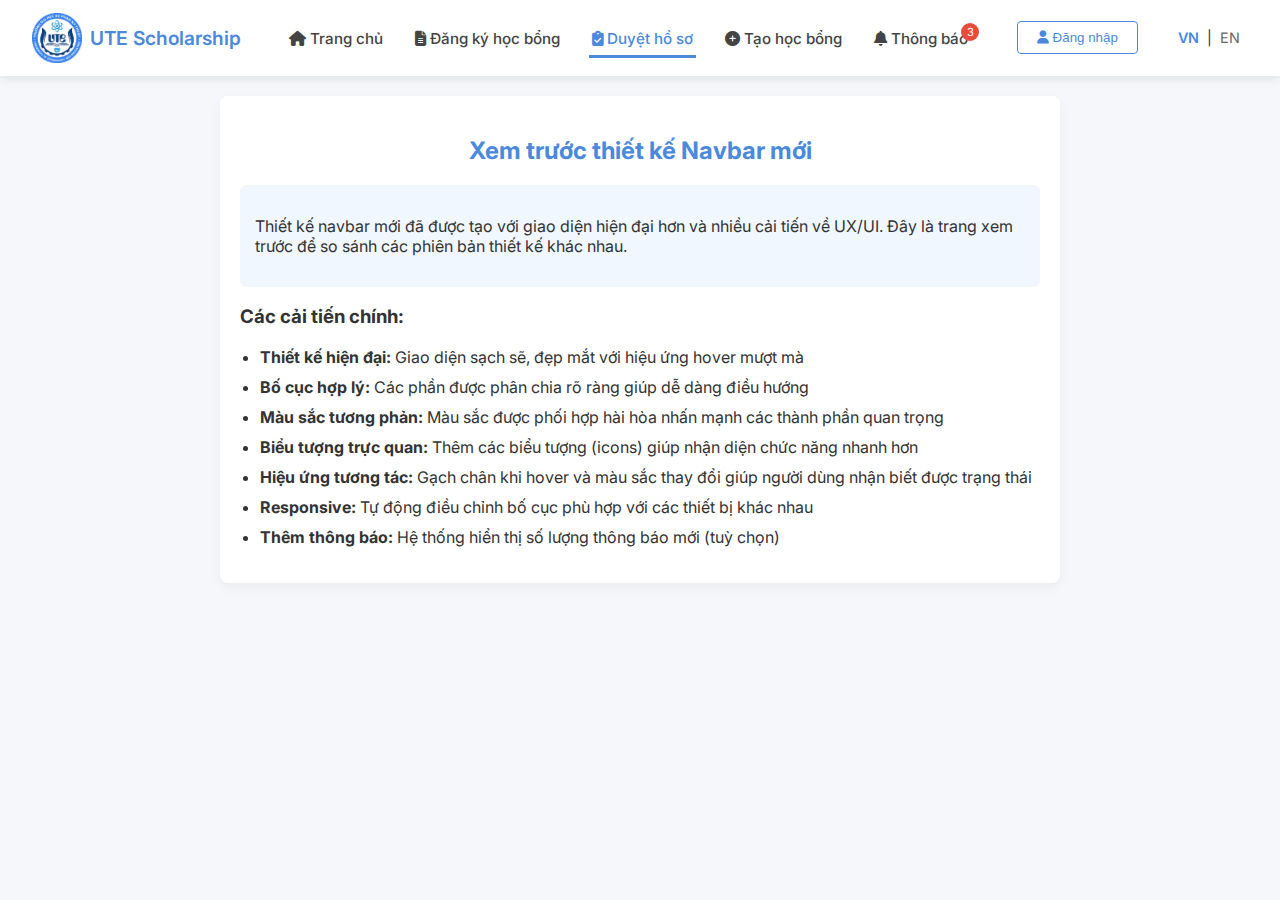
<file: html/navbar-preview.html>
<!DOCTYPE html>
<html lang="vi">
<head>
  <meta charset="UTF-8">
  <meta name="viewport" content="width=device-width,initial-scale=1">
  <title>Xem trước Navbar | Học bổng UTE</title>
  <link href="https://fonts.googleapis.com/css2?family=Inter:wght@400;500;600&display=swap" rel="stylesheet">
  <link rel="stylesheet" href="https://cdnjs.cloudflare.com/ajax/libs/font-awesome/6.4.0/css/all.min.css">
  <link rel="stylesheet" href="../styles.css">
  <style>
    :root {
      --primary-color: #4a89dc;
    }
    
    body {
      margin: 0;
      padding: 0;
      font-family: 'Inter', sans-serif;
      background-color: #f5f7fa;
    }
    
    /* Thiết kế mới cho navbar */
    .modern-navbar {
      display: flex;
      align-items: center;
      padding: 0.8rem 2rem;
      background-color: #fff;
      box-shadow: 0 2px 10px rgba(0,0,0,0.1);
      position: sticky;
      top: 0;
      z-index: 1000;
    }
    
    .modern-navbar .navbar-brand {
      display: flex;
      align-items: center;
      margin-right: 2rem;
      text-decoration: none;
    }
    
    .modern-navbar .navbar-brand img {
      height: 50px;
      margin-right: 0.5rem;
      border-radius: 5px;
    }
    
    .modern-navbar .navbar-brand-text {
      font-weight: 600;
      font-size: 1.2rem;
      color: var(--primary-color);
    }
    
    .modern-navbar .navbar-links {
      display: flex;
      align-items: center;
      flex-grow: 1;
    }
    
    .modern-navbar .nav-item {
      margin: 0 0.8rem;
      position: relative;
    }
    
    .modern-navbar .nav-link {
      color: #444;
      text-decoration: none;
      font-weight: 500;
      font-size: 0.95rem;
      padding: 0.5rem 0.2rem;
      transition: all 0.2s ease;
      position: relative;
    }
    
    .modern-navbar .nav-link:after {
      content: '';
      position: absolute;
      width: 0;
      height: 3px;
      bottom: -2px;
      left: 0;
      background-color: var(--primary-color);
      transition: width 0.3s ease;
    }
    
    .modern-navbar .nav-link:hover:after,
    .modern-navbar .nav-link.active:after {
      width: 100%;
    }
    
    .modern-navbar .nav-link:hover,
    .modern-navbar .nav-link.active {
      color: var(--primary-color);
    }

    .modern-navbar .navbar-actions {
      display: flex;
      align-items: center;
      margin-left: auto;
    }
    
    .modern-navbar .btn-login {
      background-color: transparent;
      color: var(--primary-color);
      border: 1px solid var(--primary-color);
      border-radius: 4px;
      padding: 0.5rem 1.2rem;
      font-weight: 500;
      margin-right: 1rem;
      transition: all 0.3s ease;
      cursor: pointer;
    }
    
    .modern-navbar .btn-login:hover {
      background-color: var(--primary-color);
      color: #fff;
    }
    
    .modern-navbar .lang-selector {
      margin-left: 1rem;
      display: flex;
      align-items: center;
      font-size: 0.9rem;
    }
    
    .modern-navbar .lang-selector a {
      color: #666;
      text-decoration: none;
      padding: 0.3rem 0.5rem;
      transition: all 0.2s;
    }
    
    .modern-navbar .lang-selector a:hover {
      color: var(--primary-color);
    }
    
    .modern-navbar .lang-selector a.active {
      font-weight: 600;
      color: var(--primary-color);
    }
    
    .modern-navbar .nav-item.has-badge {
      position: relative;
    }
    
    .modern-navbar .notification-badge {
      position: absolute;
      top: -5px;
      right: -8px;
      background-color: #e74c3c;
      color: white;
      font-size: 0.7rem;
      border-radius: 50%;
      width: 18px;
      height: 18px;
      display: flex;
      align-items: center;
      justify-content: center;
    }
    
    .preview-box {
      padding: 20px;
      margin: 20px auto;
      max-width: 800px;
      background-color: white;
      border-radius: 8px;
      box-shadow: 0 4px 12px rgba(0,0,0,0.05);
    }
    
    .preview-title {
      color: var(--primary-color);
      text-align: center;
      margin-bottom: 20px;
    }
    
    .preview-info {
      padding: 15px;
      background-color: #f0f7ff;
      border-radius: 6px;
      margin-bottom: 15px;
    }
    
    .features-list {
      padding-left: 20px;
    }
    
    .features-list li {
      margin-bottom: 10px;
    }

    @media (max-width: 768px) {
      .modern-navbar {
        padding: 0.8rem 1rem;
        flex-wrap: wrap;
      }
      
      .modern-navbar .navbar-links {
        order: 3;
        width: 100%;
        overflow-x: auto;
        margin-top: 10px;
        justify-content: space-between;
      }
      
      .modern-navbar .nav-item {
        margin: 0 0.3rem;
      }
      
      .modern-navbar .navbar-actions {
        margin-left: 0;
      }
    }
  </style>
</head>
<body>
  <!-- Navbar thiết kế mới -->
  <header>
    <nav class="modern-navbar">
      <a href="../index.html" class="navbar-brand">
        <img src="../images/logo.jpg" alt="UTE Logo">
        <div class="navbar-brand-text">UTE Scholarship</div>
      </a>
      
      <div class="navbar-links">
        <div class="nav-item">
          <a href="../index.html" class="nav-link">
            <i class="fas fa-home"></i> Trang chủ
          </a>
        </div>
        
        <div class="nav-item">
          <a href="register.html" class="nav-link">
            <i class="fas fa-file-alt"></i> Đăng ký học bổng
          </a>
        </div>
        
        <div class="nav-item">
          <a href="review.html" class="nav-link active">
            <i class="fas fa-clipboard-check"></i> Duyệt hồ sơ
          </a>
        </div>
        
        <div class="nav-item">
          <a href="create.html" class="nav-link">
            <i class="fas fa-plus-circle"></i> Tạo học bổng
          </a>
        </div>
        
        <div class="nav-item has-badge">
          <a href="#" class="nav-link">
            <i class="fas fa-bell"></i> Thông báo
          </a>
          <span class="notification-badge">3</span>
        </div>
      </div>
      
      <div class="navbar-actions">
        <button id="login-link" class="btn-login">
          <i class="fas fa-user"></i> Đăng nhập
        </button>
        
        <div class="lang-selector">
          <a href="#" class="active">VN</a>
          <span>|</span>
          <a href="#">EN</a>
        </div>
      </div>
    </nav>
  </header>
  
  <div class="preview-box">
    <h2 class="preview-title">Xem trước thiết kế Navbar mới</h2>
    
    <div class="preview-info">
      <p>Thiết kế navbar mới đã được tạo với giao diện hiện đại hơn và nhiều cải tiến về UX/UI. Đây là trang xem trước để so sánh các phiên bản thiết kế khác nhau.</p>
    </div>
    
    <h3>Các cải tiến chính:</h3>
    <ul class="features-list">
      <li><strong>Thiết kế hiện đại:</strong> Giao diện sạch sẽ, đẹp mắt với hiệu ứng hover mượt mà</li>
      <li><strong>Bố cục hợp lý:</strong> Các phần được phân chia rõ ràng giúp dễ dàng điều hướng</li>
      <li><strong>Màu sắc tương phản:</strong> Màu sắc được phối hợp hài hòa nhấn mạnh các thành phần quan trọng</li>
      <li><strong>Biểu tượng trực quan:</strong> Thêm các biểu tượng (icons) giúp nhận diện chức năng nhanh hơn</li>
      <li><strong>Hiệu ứng tương tác:</strong> Gạch chân khi hover và màu sắc thay đổi giúp người dùng nhận biết được trạng thái</li>
      <li><strong>Responsive:</strong> Tự động điều chỉnh bố cục phù hợp với các thiết bị khác nhau</li>
      <li><strong>Thêm thông báo:</strong> Hệ thống hiển thị số lượng thông báo mới (tuỳ chọn)</li>
    </ul>
  </div>
</body>
</html>
</file>
<file: styles.css>
/* Cơ bản */
:root {
    --primary-color: #4087F5;
    --bg-light: #E9F6F8;
    --font: 'Inter', sans-serif;
  }
  
  body {
    margin: 0;
    font-family: var(--font);
    background: #fff;
    color: #333;
  }
  /* Navigation */
  .navbar {
    display: flex;
    justify-content: space-between;
    align-items: center;
    padding: 0.5rem 2rem;
    background: #4087F5;
    box-shadow: 0 2px 4px rgba(0,0,0,0.1);
  }

  .navbar-logo {
    height: 50px;
  }

  .navbar-center {
    display: flex;
    gap: 2rem;
  }
  .navbar-center a {
    color: white;
    text-decoration: none;
    font-weight: 500;
  }

  .navbar-center a:hover {
    color: #e0e0e0;
    text-decoration: underline;
  }
  .navbar-right {
    display: flex;
    align-items: center;
    gap: 1rem;
    color: white;
  }
  
  .navbar-lang a,
  .navbar-icon {
    color: white;
    text-decoration: none;
  }

  .navbar-search {
    display: flex;
  }

  .navbar-search input {
    padding: 0.5rem;
    border: 1px solid #ccc;
    border-radius: 4px 0 0 4px;
  }
  .navbar-search button {
    background: white;
    color: var(--primary-color);
    border: none;
    padding: 0.5rem 0.75rem;
    border-radius: 0 4px 4px 0;
    font-weight: 500;
  }

  /* Hero Slideshow */
  .hero-slideshow {
    position: relative;
    height: 400px;
    overflow: hidden;
  }

  .slideshow-container {
    height: 100%;
  }

  .slide {
    height: 100%;
    width: 100%;
    position: absolute;
    display: none;
  }

  .slide img {
    width: 100%;
    height: 100%;
    object-fit: cover;
  }

  .fade {
    animation: fade 1.5s;
  }

  .hero-overlay {
    position: absolute;
    top: 50%;
    left: 50%;
    transform: translate(-50%, -50%);
    text-align: center;
    color: white;
    background: rgba(0,0,0,0.5);
    padding: 2rem;
    border-radius: 8px;
  }

  .btn-hero {
    display: inline-block;
    background: var(--primary-color);
    color: white;
    padding: 0.75rem 1.5rem;
    border-radius: 4px;
    text-decoration: none;
    margin-top: 1rem;
  }
  
  /* Section chính */
  .register-section {
    background: var(--bg-light);
    padding: 3rem 1rem;
  }
  .register-container {
    max-width: 1200px;
    margin: 0 auto;
    display: grid;
    grid-template-columns: 1fr 1fr;
    gap: 2rem;
    align-items: start;
  }
  
  /* Form bên trái */
  .form-wrapper h2 {
    font-size: 1.75rem;
    margin-bottom: 0.5rem;
    color: #222;
  }
  .subtitle {
    font-size: 0.95rem;
    margin-bottom: 1.5rem;
    color: #555;
  }
  form {
    width: 100%;
  }
  .grid-2 {
    display: grid;
    grid-template-columns: 1fr 1fr;
    gap: 1rem;
  }
  .form-group {
    margin-bottom: 1rem;
  }
  .form-group label {
    display: block;
    margin-bottom: 0.25rem;
    font-weight: 500;
  }
  .form-group input,
  .form-group select,
  .form-group textarea {
    width: 100%;
    padding: 0.5rem 0.75rem;
    border: 1px solid #ccc;
    border-radius: 4px;
    font-size: 0.9rem;
  }
  .phone-input {
    display: flex;
  }
  .phone-input select {
    max-width: 80px;
    margin-right: 0.5rem;
  }
  .checkbox-group {
    margin: 1rem 0;
  }
  .checkbox-group label {
    display: block;
    font-size: 0.85rem;
    margin-bottom: 0.5rem;
  }
  .checkbox-group input {
    margin-right: 0.5rem;
  }
  
  /* Button chính */
  .btn-primary {
    background: var(--primary-color);
    color: #fff;
    border: none;
    padding: 0.75rem 1.5rem;
    font-size: 1rem;
    border-radius: 4px;
    cursor: pointer;
  }
  .btn-primary:hover {
    opacity: 0.9;
  }
  
  /* Ảnh bên phải */
  .image-wrapper img {
    width: 100%;
    border-radius: 8px;
    object-fit: cover;
  }
  
  /* Stats Section */
  .stats {
    display: flex;
    justify-content: space-around;
    padding: 2rem;
    background: #f9f9f9;
    flex-wrap: wrap;
  }

  .stat-card {
    text-align: center;
    padding: 1rem;
    min-width: 150px;
  }

  .stat-card h3 {
    color: var(--primary-color);
    font-size: 2rem;
    margin-bottom: 0.5rem;
  }

  /* Features */
  .features {
    display: grid;
    grid-template-columns: repeat(auto-fit, minmax(250px, 1fr));
    gap: 2rem;
    padding: 3rem 2rem;
  }

  .feature-card {
    text-align: center;
    padding: 1.5rem;
    background: white;
    border-radius: 8px;
    box-shadow: 0 4px 6px rgba(0,0,0,0.1);
  }

  .feature-card i {
    font-size: 2rem;
    color: var(--primary-color);
    margin-bottom: 1rem;
  }

  .feature-card .btn {
    display: inline-block;
    background: var(--primary-color);
    color: white;
    padding: 0.5rem 1rem;
    border-radius: 4px;
    text-decoration: none;
    margin-top: 1rem;
  }

  /* News Section */
  .news {
    padding: 2rem;
    background: #f9f9f9;
  }

  .news h2 {
    text-align: center;
    margin-bottom: 2rem;
  }

  .news-list {
    list-style: none;
    padding: 0;
    max-width: 800px;
    margin: 0 auto;
  }

  .news-item {
    display: flex;
    align-items: center;
    margin-bottom: 1rem;
    border-left: 3px solid var(--primary-color);
    padding-left: 1rem;
  }

  .news-item time {
    min-width: 100px;
    font-size: 0.8rem;
    color: #777;
  }

  .news-item a {
    color: #333;
    text-decoration: none;
  }

  .news-item a:hover {
    color: var(--primary-color);
  }

  /* Footer */  /* Modern Footer Styles */
  footer {
    background: url('images/footer-bg.jpg') no-repeat center center;
    background-size: cover;
    color: white;
    position: relative;
    padding: 6rem 0 0;
    margin-top: 4rem;
    overflow: hidden;
  }
  
  footer::before {
    content: '';
    position: absolute;
    top: 0;
    left: 0;
    width: 100%;
    height: 100%;
    background: rgba(0, 0, 0, 0.85);
    z-index: 1;
  }
    .footer-container {
    max-width: 1200px;
    margin: 0 auto;
    position: relative;
    z-index: 2;
    padding: 0 6rem;  /* Tăng padding ở hai bên để tránh chữ bị che bởi ảnh */
  }
  
  .footer-content {
    display: grid;
    grid-template-columns: repeat(auto-fit, minmax(250px, 1fr));
    gap: 3rem;
    margin-bottom: 4rem;
  }
  
  .footer-column h3 {
    color: white;
    font-size: 1.5rem;
    margin-bottom: 1.5rem;
    position: relative;
    padding-bottom: 0.75rem;
  }
  
  .footer-column h3::after {
    content: '';
    position: absolute;
    bottom: 0;
    left: 0;
    width: 60px;
    height: 3px;
    background: var(--primary-color);
  }
    .footer-column p, 
  .footer-column li {
    color: #aaa;
    margin-bottom: 0.75rem;
    font-size: 0.95rem;
    position: relative;
    z-index: 3; /* Đảm bảo văn bản hiển thị trên top của ảnh */
  }
  
  .footer-column ul {
    list-style: none;
    padding: 0;
    margin: 0;
  }
  
  .footer-column ul li {
    margin-bottom: 0.75rem;
  }
  
  .footer-column a {
    color: #aaa;
    text-decoration: none;
    transition: all 0.3s ease;
    display: inline-block;
  }
  
  .footer-column a:hover {
    color: var(--primary-color);
    transform: translateX(5px);
  }
  
  .footer-contact-info i {
    color: var(--primary-color);
    margin-right: 10px;
    width: 20px;
    text-align: center;
  }
  
  .social-icons {
    display: flex;
    gap: 1rem;
    margin-top: 1.5rem;
  }
  
  .social-icons a {
    display: flex;
    align-items: center;
    justify-content: center;
    width: 40px;
    height: 40px;
    border-radius: 50%;
    background-color: rgba(255,255,255,0.1);
    transition: all 0.3s ease;
  }
  
  .social-icons a:hover {
    background-color: var(--primary-color);
    transform: translateY(-5px);
  }
  
  .social-icons i {
    font-size: 1.2rem;
    color: white;
  }
    .footer-bottom {
    text-align: center;
    padding: 1.5rem 0;
    background: rgba(0, 0, 0, 0.5);
    position: relative;
    z-index: 2;
    margin-top: 2rem;
  }
  
  .footer-bottom p {
    color: #777;
    font-size: 0.9rem;
    margin: 0;
  }
  
  .footer-bottom a {
    color: var(--primary-color);
    text-decoration: none;
  }
    /* Floating Images */
  .floating-img {
    position: absolute;
    z-index: 1;
    opacity: 0.8;
  }
  
  .floating-img-1 {
    top: 10%;
    left: 2%;
    max-width: 140px;
    animation: float 8s ease-in-out infinite;
  }
  
  .floating-img-2 {
    top: 15%;
    right: 2%;
    max-width: 120px;
    animation: float 9s ease-in-out infinite 1s;
  }
  
  .floating-img-3 {
    bottom: 25%;
    left: 1%;
    max-width: 100px;
    animation: float 7s ease-in-out infinite 0.5s;
  }
  
  .floating-img-4 {
    bottom: 30%;
    right: 1%;
    max-width: 120px;
    animation: float 10s ease-in-out infinite 1.5s;
  }
  
  @keyframes float {
    0% {
      transform: translateY(0px) rotate(0deg);
    }
    50% {
      transform: translateY(-15px) rotate(5deg);
    }
    100% {
      transform: translateY(0px) rotate(0deg);
    }
  }
  
  /* Responsive Footer */  @media (max-width: 768px) {
    .footer-content {
      grid-template-columns: 1fr;
      gap: 2rem;
    }
    
    .footer-container {
      padding: 0 3rem;
    }
    
    .floating-img {
      max-width: 80px;
      opacity: 0.6;
    }
    
    .floating-img-1 {
      left: 0;
    }
    
    .floating-img-2 {
      right: 0;
    }
    
    .floating-img-3 {
      display: none;
    }
    
    .floating-img-4 {
      display: none;
    }
    
    .footer-column {
      text-align: center;
    }
    
    .footer-column h3::after {
      left: 50%;
      transform: translateX(-50%);
    }
    
    .social-icons {
      justify-content: center;
    }
  }

  /* Animation */  @keyframes fade {
    from {opacity: .4}
    to {opacity: 1}
  }
    /* Compatible Plugins Section */
  .compatible-plugins {
    background-color: var(--primary-color);
    padding: 4rem 2rem;
    text-align: center;
    color: white;
    margin-top: 2rem;
  }
  
  .compatible-plugins h2 {
    font-size: 2.5rem;
    margin-bottom: 2rem;
    position: relative;
    display: inline-block;
  }
  
  /* Features Box Section */
  .features-box-section {
    padding: 5rem 2rem;
    background-color: #f9f9f9;
  }
  
  .features-container {
    max-width: 1200px;
    margin: 0 auto;
    display: flex;
    flex-wrap: wrap;
    justify-content: center;
    gap: 2rem;
  }
  
  .feature-box {
    display: flex;
    align-items: flex-start;
    background-color: #fff;
    border-radius: 10px;
    padding: 2rem;
    box-shadow: 0 5px 15px rgba(0,0,0,0.05);
    max-width: 350px;
    transition: transform 0.3s ease, box-shadow 0.3s ease;
  }
  
  .feature-box:hover {
    transform: translateY(-5px);
    box-shadow: 0 10px 25px rgba(0,0,0,0.1);
  }
  
  .feature-icon {
    margin-right: 1.5rem;
    flex-shrink: 0;
  }
  
  .feature-icon img {
    width: 65px;
    height: 65px;
    object-fit: contain;
  }
  
  .feature-content {
    text-align: left;
  }
  
  .feature-content h3 {
    font-size: 1.5rem;
    color: #333;
    margin-bottom: 0.75rem;
    font-weight: 600;
  }
  
  .feature-content p {
    color: #666;
    font-size: 0.95rem;
    line-height: 1.5;
  }
  
  .plugin-badge {
    display: inline-block;
    background-color: white;
    color: var(--primary-color);
    font-size: 0.8rem;
    font-weight: 600;
    padding: 0.25rem 0.75rem;
    border-radius: 20px;
    position: relative;
    top: -2rem;
  }
  
  .plugins-grid {
    display: grid;
    grid-template-columns: repeat(auto-fill, minmax(200px, 1fr));
    gap: 1.5rem;
    max-width: 1200px;
    margin: 0 auto;
  }
  
  .plugin-card {
    background: white;
    border-radius: 8px;
    padding: 2rem 1rem;
    text-align: center;
    transition: transform 0.3s ease, box-shadow 0.3s ease;
    cursor: pointer;
  }
  
  .plugin-card:hover {
    transform: translateY(-10px);
    box-shadow: 0 10px 20px rgba(0, 0, 0, 0.15);
  }
  
  .plugin-card img {
    width: 60px;
    height: 60px;
    margin-bottom: 1rem;
    object-fit: contain;
  }
  
  .plugin-card h3 {
    color: #333;
    margin: 0.5rem 0;
    font-size: 1.1rem;
  }
    /* Responsive xuống mobile */
  @media (max-width: 768px) {
    .register-container {
      grid-template-columns: 1fr;
    }
    .grid-2 {
      grid-template-columns: 1fr;
    }
    .image-wrapper {
      display: none; /* ẩn ảnh nếu cần */
    }
    .plugins-grid {
      grid-template-columns: repeat(auto-fill, minmax(140px, 1fr));
      gap: 1rem;
    }
    .feature-box {
      flex-direction: column;
      align-items: center;
      text-align: center;
      padding: 1.5rem;
    }
    .feature-icon {
      margin-right: 0;
      margin-bottom: 1rem;
    }
    .feature-content {
      text-align: center;
    }
  }

  /* CSS cho trang đăng nhập */
  .container {
    max-width: 400px;
    margin: 5rem auto;
    padding: 2rem;
    background: white;
    border-radius: 8px;
    box-shadow: 0 0 10px rgba(0,0,0,0.1);
  }

  .container .logo {
    display: block;
    width: 100%;
    max-height: 150px;
    object-fit: contain;
    margin-bottom: 1.5rem;
  }

  .container form {
    width: 100%;
  }

  .container .form-group {
    position: relative;
    margin-bottom: 1.5rem;
  }

  .container label {
    display: block;
    margin-bottom: 0.5rem;
    font-weight: 500;
  }

  .container input[type="text"],
  .container input[type="password"],
  .container input[type="email"] {
    width: 100%;
    padding: 0.75rem;
    border: 1px solid #ddd;
    border-radius: 4px;
    font-size: 1rem;
  }

  .container .toggle-password {
    position: absolute;
    right: 10px;
    top: 38px;
    cursor: pointer;
    color: #999;
  }

  .container input[type="checkbox"] {
    margin-right: 0.5rem;
  }

  .container #forgot-password {
    display: block;
    text-align: right;
    color: var(--primary-color);
    margin-bottom: 1rem;
    text-decoration: none;
  }

  .container .btn {
    width: 100%;
    padding: 0.75rem;
    background: var(--primary-color);
    color: white;
    border: none;
    border-radius: 4px;
    font-size: 1rem;
    cursor: pointer;
  }

  .container .btn:hover {
    background: #3070d8;
  }

  /* Modal styling */
  .modal {
    display: none;
    position: fixed;
    top: 0;
    left: 0;
    width: 100%;
    height: 100%;
    background: rgba(0,0,0,0.5);
    align-items: center;
    justify-content: center;
    z-index: 1000;
  }

  .modal.show {
    display: flex;
  }

  .modal-content {
    background: white;
    border-radius: 8px;
    padding: 1.5rem;
    width: 90%;
    max-width: 380px;
    position: relative;
    box-shadow: 0 5px 15px rgba(0,0,0,0.2);
  }  .modal-content .close-modal,
  .modal-content .fa-times {
    position: absolute;
    top: 12px;
    right: 12px;
    cursor: pointer;
    color: #888;
    font-size: 1.2rem;
    padding: 8px;
    z-index: 1020; /* Tăng z-index để đảm bảo luôn hiển thị phía trên */
    transition: color 0.2s ease, transform 0.2s ease;
    width: 30px;
    height: 30px;
    display: flex;
    align-items: center;
    justify-content: center;
    border-radius: 50%;
    background-color: #f2f2f2;
  }

  .modal-content .close-modal:hover,
  .modal-content .fa-times:hover {
    color: #333;
    transform: scale(1.1);
    background-color: #e0e0e0;
  }

  .modal-content h2 {
    margin-top: 0;
    margin-bottom: 1rem;
    font-size: 1.5rem;
    text-align: center;
    color: #333;
  }

  .modal-content .modal-logo {
    display: block;
    width: 100px;
    height: 100px;
    margin: 0 auto 1.5rem;
    object-fit: contain;
    border-radius: 50%;
  }

  /* Form đăng nhập trong modal */
  .modal-content .form-group {
    margin-bottom: 1.2rem;
    position: relative;
  }

  .modal-content label {
    display: block;
    margin-bottom: 0.4rem;
    font-weight: 500;
    font-size: 0.9rem;
    color: #444;
  }

  .modal-content input[type="text"],
  .modal-content input[type="password"],
  .modal-content input[type="email"] {
    width: 100%;
    padding: 0.7rem;
    border: 1px solid #ddd;
    border-radius: 4px;
    font-size: 0.95rem;
    box-sizing: border-box;
  }

  .modal-content input[type="text"]:focus,
  .modal-content input[type="password"]:focus,
  .modal-content input[type="email"]:focus {
    border-color: var(--primary-color);
    outline: none;
    box-shadow: 0 0 0 2px rgba(64, 135, 245, 0.2);
  }

  .modal-content .toggle-password {
    position: absolute;
    right: 10px;
    top: 35px;
    cursor: pointer;
    color: #777;
  }

  .modal-content .toggle-password:hover {
    color: #333;
  }

  .modal-content .remember-group {
    display: flex;
    align-items: center;
    margin-bottom: 1rem;
  }

  .modal-content input[type="checkbox"] {
    margin-right: 0.5rem;
    cursor: pointer;
  }

  .modal-content #forgot-password {
    display: block;
    text-align: right;
    color: var(--primary-color);
    margin-bottom: 1.2rem;
    text-decoration: none;
    font-size: 0.9rem;
  }

  .modal-content #forgot-password:hover {
    text-decoration: underline;
  }

  .modal-content .btn {
    width: 100%;
    padding: 0.75rem;
    background: var(--primary-color);
    color: white;
    border: none;
    border-radius: 4px;
    font-size: 1rem;
    cursor: pointer;
    font-weight: 500;
    transition: background 0.2s ease;
  }

  .modal-content .btn:hover {
    background: #3070d8;
  }
  /* Tùy chỉnh cho modal quên mật khẩu */
  #password-reset-modal .modal-content {
    max-width: 350px;
    position: relative;
    z-index: 1010; /* Cao hơn modal đăng nhập */
  }
  
  #password-reset-modal .btn {
    margin-top: 1.5rem;
    width: 100%;
  }
  
  #password-reset-modal {
    z-index: 1010; /* Cao hơn modal đăng nhập */
  }
  
  /* Hiệu ứng cho modal */
  .modal.show .modal-content {
    animation: modalFadeIn 0.3s;
  }
  @keyframes modalFadeIn {
    from {
      opacity: 0;
      transform: translateY(-20px);
    }
    to {
      opacity: 1;
      transform: translateY(0);
    }
  }

  /* Trang Tạo Học Bổng */
  .create-scholarship {
    max-width: 1200px;
    margin: 0 auto;
    padding: 2rem;
    background: #f9fafb;
    min-height: 85vh;
  }

  .create-form-header {
    display: flex;
    justify-content: space-between;
    align-items: center;
    margin-bottom: 2.5rem;
    flex-wrap: wrap;
    gap: 1rem;
    position: relative;
  }

  .create-form-header::after {
    content: '';
    position: absolute;
    left: 0;
    bottom: -15px;
    width: 80px;
    height: 4px;
    background: var(--primary-color);
    border-radius: 2px;
  }

  .create-form-header h2 {
    font-size: 2.2rem;
    color: var(--primary-color);
    margin: 0;
    font-weight: 700;
    text-shadow: 0px 1px 1px rgba(0,0,0,0.1);
  }

  .form-steps {
    display: flex;
    justify-content: space-between;
    position: relative;
    max-width: 800px;
    margin: 0 auto 3.5rem;
  }

  .form-steps::before {
    content: '';
    position: absolute;
    top: 22px;
    left: 0;
    right: 0;
    height: 3px;
    background: #e0e0e0;
    z-index: 1;
  }

  .step {
    display: flex;
    flex-direction: column;
    align-items: center;
    position: relative;
    z-index: 2;
    width: 120px;
  }

  .step-number {
    width: 45px;
    height: 45px;
    border-radius: 50%;
    background: #e0e0e0;
    color: #666;
    display: flex;
    justify-content: center;
    align-items: center;
    font-weight: 600;
    margin-bottom: 0.75rem;
    transition: all 0.4s cubic-bezier(0.175, 0.885, 0.32, 1.275);
    border: 2px solid transparent;
    font-size: 1.2rem;
  }

  .step.active .step-number {
    background: var(--primary-color);
    color: white;
    box-shadow: 0 6px 12px rgba(64, 135, 245, 0.25);
    transform: scale(1.1);
  }

  .step.completed .step-number {
    background: #4caf50;
    color: white;
    border: 2px solid white;
    box-shadow: 0 4px 8px rgba(76, 175, 80, 0.2);
  }
  
  .step.completed .step-number::before {
    content: '✓';
    position: absolute;
    font-size: 1.4rem;
  }

  .step-label {
    font-size: 0.95rem;
    color: #666;
    transition: all 0.3s ease;
    text-align: center;
    line-height: 1.4;
    font-weight: 500;
  }

  .step.active .step-label {
    color: var(--primary-color);
    font-weight: 600;
  }

  .step.completed .step-label {
    color: #4caf50;
    font-weight: 600;
  }
  .form-section {
    background: white;
    border-radius: 12px;
    padding: 2.5rem;
    box-shadow: 0 8px 30px rgba(0, 0, 0, 0.06);
    margin-bottom: 2.5rem;
    transition: all 0.4s ease;
    border: 1px solid rgba(0,0,0,0.05);
    opacity: 0.3;
    transform: translateY(20px);
    height: 0;
    overflow: hidden;
    pointer-events: none;
  }
  
  .form-section.active {
    opacity: 1;
    transform: translateY(0);
    height: auto;
    pointer-events: all;
  }

  .form-section h3 {
    margin-top: 0;
    color: #333;
    font-size: 1.5rem;
    padding-bottom: 1rem;
    border-bottom: 1px solid #eee;
    margin-bottom: 2rem;
    font-weight: 600;
    position: relative;
  }
  
  .form-section h3::after {
    content: '';
    position: absolute;
    left: 0;
    bottom: -1px;
    width: 60px;
    height: 3px;
    background: var(--primary-color);
  }

  .form-row {
    display: flex;
    flex-wrap: wrap;
    gap: 2rem;
    margin-bottom: 2rem;
  }

  .form-group {
    flex: 1;
    min-width: 250px;
  }
  
  .form-group label {
    display: block;
    margin-bottom: 8px;
    font-weight: 500;
    color: #444;
    font-size: 0.95rem;
  }
  
  .form-group input[type="text"],
  .form-group input[type="email"],
  .form-group input[type="number"],
  .form-group input[type="date"],
  .form-group input[type="password"],
  .form-group select,
  .form-group textarea {
    width: 100%;
    padding: 12px 15px;
    border: 1px solid #ddd;
    border-radius: 8px;
    font-size: 1rem;
    transition: all 0.3s ease;
    background-color: #f9fafb;
  }
  
  .form-group input:focus,
  .form-group select:focus,
  .form-group textarea:focus {
    border-color: var(--primary-color);
    box-shadow: 0 0 0 3px rgba(64, 135, 245, 0.15);
    background-color: white;
    outline: none;
  }

  .input-with-icon {
    position: relative;
  }

  .input-with-icon input {
    padding-left: 45px;
    width: 100%;
  }

  .input-with-icon i {
    position: absolute;
    left: 15px;
    top: 50%;
    transform: translateY(-50%);
    color: #aaa;
    pointer-events: none;
    font-size: 1.1rem;
  }
  
  .input-with-icon input:focus + i {
    color: var(--primary-color);
  }

  .form-hint {
    font-size: 0.85rem;
    color: #666;
    margin-top: 0.5rem;
    font-style: italic;
  }

  .form-buttons {
    display: flex;
    justify-content: space-between;
    margin-top: 3rem;
    align-items: center;
  }
  
  .form-buttons button {
    padding: 12px 24px;
    font-size: 1rem;
    font-weight: 500;
    border-radius: 8px;
    transition: all 0.3s ease;
    display: flex;
    align-items: center;
    gap: 8px;
  }
  
  .form-buttons .btn-primary {
    background: var(--primary-color);
    color: white;
    border: none;
    box-shadow: 0 4px 10px rgba(64, 135, 245, 0.3);
  }
  
  .form-buttons .btn-primary:hover {
    background: #3070d6;
    box-shadow: 0 6px 15px rgba(64, 135, 245, 0.4);
    transform: translateY(-2px);
  }
  
  .form-buttons .btn-outline {
    background: white;
    border: 1px solid #ddd;
    color: #555;
    box-shadow: 0 2px 5px rgba(0,0,0,0.05);
  }
  
  .form-buttons .btn-outline:hover {
    border-color: #aaa;
    color: #333;
    box-shadow: 0 4px 10px rgba(0,0,0,0.1);
  }

  .btn-outline {
    background: transparent;
    border: 1px solid #ccc;
    color: #666;
    padding: 0.75rem 1.5rem;
    border-radius: 5px;
    cursor: pointer;
    transition: all 0.3s ease;
  }

  .btn-outline:hover {
    border-color: var(--primary-color);
    color: var(--primary-color);
  }

  .rich-select {
    position: relative;
    width: 100%;
  }

  .rich-select-header {
    display: flex;
    justify-content: space-between;
    align-items: center;
    border: 1px solid #ccc;
    padding: 0.75rem 1rem;
    border-radius: 5px;
    cursor: pointer;
    background: white;
  }

  .rich-select-dropdown {
    position: absolute;
    top: 100%;
    left: 0;
    right: 0;
    background: white;
    border: 1px solid #ccc;
    border-top: none;
    border-radius: 0 0 5px 5px;
    z-index: 10;
    display: none;
    max-height: 250px;
    overflow-y: auto;
  }

  .rich-select-option {
    padding: 0.75rem 1rem;
    cursor: pointer;
    transition: background 0.2s ease;
  }

  .rich-select-option:hover {
    background: #f5f5f5;
  }

  .rich-select.open .rich-select-dropdown {
    display: block;
  }

  .file-upload {
    border: 2px dashed #ccc;
    padding: 2rem;
    text-align: center;
    border-radius: 5px;
    cursor: pointer;
    transition: all 0.3s ease;
    margin-bottom: 1rem;
  }

  .file-upload:hover {
    border-color: var(--primary-color);
    background: rgba(64, 135, 245, 0.05);
  }

  .file-upload input[type="file"] {
    display: none;
  }

  .file-upload i {
    font-size: 2rem;
    color: #aaa;
    margin-bottom: 1rem;
  }

  .file-upload p {
    margin: 0;
    color: #666;
  }

  .file-upload strong {
    color: var(--primary-color);
  }

  .uploaded-files {
    margin-top: 1.5rem;
  }

  .uploaded-file {
    display: flex;
    align-items: center;
    padding: 0.75rem;
    background: #f9f9f9;
    border-radius: 5px;
    margin-bottom: 0.75rem;
  }

  .file-icon {
    margin-right: 0.75rem;
    color: var(--primary-color);
  }

  .file-info {
    flex: 1;
  }

  .file-info p {
    margin: 0;
    font-size: 0.9rem;
  }

  .file-size {
    font-size: 0.8rem;
    color: #666;
  }

  .file-actions {
    display: flex;
    gap: 0.5rem;
  }

  .file-actions button {
    border: none;
    background: none;
    color: #666;
    cursor: pointer;
    font-size: 0.9rem;
    transition: color 0.2s ease;
  }

  .file-actions button:hover {
    color: var(--primary-color);
  }

  .file-actions button.delete:hover {
    color: #f44336;
  }

  .success-animation {
    display: flex;
    flex-direction: column;
    align-items: center;
    justify-content: center;
    padding: 3rem;
  }

  .success-icon {
    font-size: 5rem;
    color: #4caf50;
    margin-bottom: 2rem;
  }

  .success-text h3 {
    font-size: 1.8rem;
    color: #333;
    margin-bottom: 1rem;
    text-align: center;
  }

  .success-text p {
    color: #666;
    text-align: center;
    max-width: 500px;
    margin: 0 auto 2rem;
  }

  .success-buttons {
    display: flex;
    gap: 1rem;
  }

  .preview-card {
    background: white;
    border-radius: 10px;
    overflow: hidden;
    box-shadow: 0 4px 15px rgba(0, 0, 0, 0.1);
    height: fit-content;
    position: sticky;
    top: 100px;
  }

  .preview-header {
    background: var(--primary-color);
    color: white;
    padding: 1.5rem;
  }

  .preview-header h3 {
    margin: 0 0 0.5rem;
  }

  .preview-header p {
    margin: 0;
    opacity: 0.8;
    font-size: 0.9rem;
  }

  .preview-body {
    padding: 1.5rem;
  }

  .preview-item {
    margin-bottom: 1rem;
  }

  .preview-label {
    font-size: 0.8rem;
    color: #666;
    margin-bottom: 0.3rem;
  }

  .preview-value {
    font-weight: 500;
  }

  .scholarship-type-options {
    display: grid;
    grid-template-columns: repeat(auto-fit, minmax(200px, 1fr));
    gap: 1rem;
    margin-bottom: 1.5rem;
  }

  .scholarship-type-option {
    border: 2px solid #eee;
    padding: 1.5rem;
    border-radius: 8px;
    text-align: center;
    cursor: pointer;
    transition: all 0.3s ease;
  }

  .scholarship-type-option i {
    font-size: 2rem;
    color: #666;
    margin-bottom: 1rem;
    transition: all 0.3s ease;
  }

  .scholarship-type-option h4 {
    margin: 0 0 0.5rem;
    color: #333;
  }

  .scholarship-type-option p {
    margin: 0;
    font-size: 0.9rem;
    color: #666;
  }

  .scholarship-type-option.selected {
    border-color: var(--primary-color);
    background: rgba(64, 135, 245, 0.05);
  }

  .scholarship-type-option.selected i {
    color: var(--primary-color);
  }

  .scholarship-type-option:hover {
    border-color: var(--primary-color);
    transform: translateY(-5px);
  }
  
  /* Trang Duyệt Hồ Sơ */
  .review-dashboard {
    display: flex;
    flex-direction: column;
    gap: 2rem;
    margin-bottom: 3rem;
  }

  .review-header {
    display: flex;
    justify-content: space-between;
    align-items: center;
    margin-bottom: 1.5rem;
    flex-wrap: wrap;
    gap: 1rem;
  }

  .filters-section {
    background-color: #f8f9fa;
    border-radius: 10px;
    padding: 1.5rem;
    box-shadow: 0 4px 15px rgba(0, 0, 0, 0.05);
    display: flex;
    flex-wrap: wrap;
    gap: 1.5rem;
    align-items: flex-end;
  }

  .filter-group {
    flex: 1;
    min-width: 200px;
  }

  .stats-cards {
    display: grid;
    grid-template-columns: repeat(auto-fit, minmax(250px, 1fr));
    gap: 1.5rem;
    margin: 1rem 0 2rem;
  }

  .stat-card {
    background: white;
    border-radius: 10px;
    padding: 1.5rem;
    box-shadow: 0 4px 15px rgba(0, 0, 0, 0.05);
    display: flex;
    align-items: center;
    transition: all 0.3s ease;
  }

  .stat-card:hover {
    transform: translateY(-5px);
    box-shadow: 0 10px 20px rgba(0, 0, 0, 0.08);
  }

  .stat-icon {
    font-size: 2.5rem;
    padding: 1rem;
    border-radius: 10px;
    margin-right: 1rem;
    color: white;
    display: flex;
    justify-content: center;
    align-items: center;
  }

  .waiting {
    background-color: #ff9800;
  }

  .approved {
    background-color: #4caf50;
  }

  .rejected {
    background-color: #f44336;
  }

  .total {
    background-color: var(--primary-color);
  }

  .stat-info h3 {
    font-size: 1.5rem;
    margin: 0;
  }

  .stat-info p {
    margin: 0.3rem 0 0;
    color: #666;
    font-size: 0.95rem;
  }

  .application-list {
    background-color: white;
    border-radius: 10px;
    box-shadow: 0 4px 15px rgba(0, 0, 0, 0.05);
    overflow: hidden;
  }

  .application-table {
    width: 100%;
    border-collapse: collapse;
  }

  .application-table th {
    background-color: #f8f9fa;
    font-weight: 600;
    text-align: left;
    padding: 1rem;
  }

  .application-table td {
    padding: 1rem;
    border-bottom: 1px solid #eee;
  }

  .application-table tr:last-child td {
    border-bottom: none;
  }

  .application-table tr:hover {
    background-color: #f9f9f9;
  }

  .status-badge {
    padding: 0.5rem 0.8rem;
    border-radius: 30px;
    font-size: 0.85rem;
    font-weight: 500;
    display: inline-block;
    text-align: center;
  }

  .status-pending {
    background-color: #fff3e0;
    color: #ff9800;
  }

  .status-approved {
    background-color: #e8f5e9;
    color: #4caf50;
  }

  .status-rejected {
    background-color: #ffebee;
    color: #f44336;
  }

  .action-buttons {
    display: flex;
    gap: 0.5rem;
  }

  .btn-action {
    padding: 0.4rem 0.8rem;
    border-radius: 5px;
    border: none;
    cursor: pointer;
    font-size: 0.9rem;
    font-weight: 500;
    transition: all 0.2s ease;
  }

  .btn-view {
    background-color: var(--primary-color);
    color: white;
  }

  .btn-approve {
    background-color: #4caf50;
    color: white;
  }

  .btn-reject {
    background-color: #f44336;
    color: white;
  }

  .btn-action:hover {
    opacity: 0.9;
    transform: translateY(-2px);
  }

  .profile-container {
    display: flex;
    gap: 2rem;
    flex-wrap: wrap;
  }

  .profile-sidebar {
    flex: 1;
    min-width: 300px;
    background: white;
    border-radius: 10px;
    padding: 2rem;
    box-shadow: 0 4px 15px rgba(0, 0, 0, 0.05);
  }

  .profile-content {
    flex: 2;
    min-width: 500px;
    background: white;
    border-radius: 10px;
    padding: 2rem;
    box-shadow: 0 4px 15px rgba(0, 0, 0, 0.05);
  }

  .profile-avatar {
    width: 120px;
    height: 120px;
    border-radius: 50%;
    object-fit: cover;
    margin: 0 auto 1.5rem;
    display: block;
    border: 5px solid #f0f0f0;
  }

  .profile-info {
    text-align: center;
  }

  .profile-info h3 {
    margin: 0.5rem 0 0;
    font-size: 1.5rem;
  }

  .profile-info p {
    margin: 0.2rem 0;
    color: #666;
  }

  .profile-status {
    margin-top: 1.5rem;
    display: flex;
    flex-direction: column;
    gap: 0.5rem;
  }

  .document-list {
    margin-top: 2rem;
  }

  .document-item {
    display: flex;
    align-items: center;
    padding: 1rem;
    border: 1px solid #eee;
    border-radius: 5px;
    margin-bottom: 1rem;
    transition: all 0.2s ease;
  }

  .document-item:hover {
    background-color: #f9f9f9;
    border-color: #ddd;
  }

  .document-icon {
    font-size: 1.5rem;
    margin-right: 1rem;
    color: var(--primary-color);
  }

  .document-info {
    flex: 1;
  }

  .document-info h4 {
    margin: 0;
    font-size: 1rem;
  }

  .document-info p {
    margin: 0.2rem 0 0;
    font-size: 0.85rem;
    color: #666;
  }

  .pagination {
    display: flex;
    justify-content: center;
    margin-top: 2rem;
    gap: 0.5rem;
  }

  .pagination button {
    padding: 0.5rem 0.8rem;
    border: 1px solid #ddd;
    background: white;
    border-radius: 5px;
    cursor: pointer;
    transition: all 0.2s ease;
  }

  .pagination button.active {
    background: var(--primary-color);
    color: white;
    border-color: var(--primary-color);
  }

  .pagination button:hover:not(.active) {
    background: #f5f5f5;
  }
  
  /* Responsive cho trang duyệt hồ sơ */
  @media (max-width: 768px) {
    .filter-group {
      width: 100%;
      min-width: 100%;
    }
    
    .application-table {
      display: block;
      overflow-x: auto;
    }
    
    .profile-container {
      flex-direction: column;
    }
    
    .profile-sidebar,
    .profile-content {
      min-width: 100%;
    }
  }
</file>
